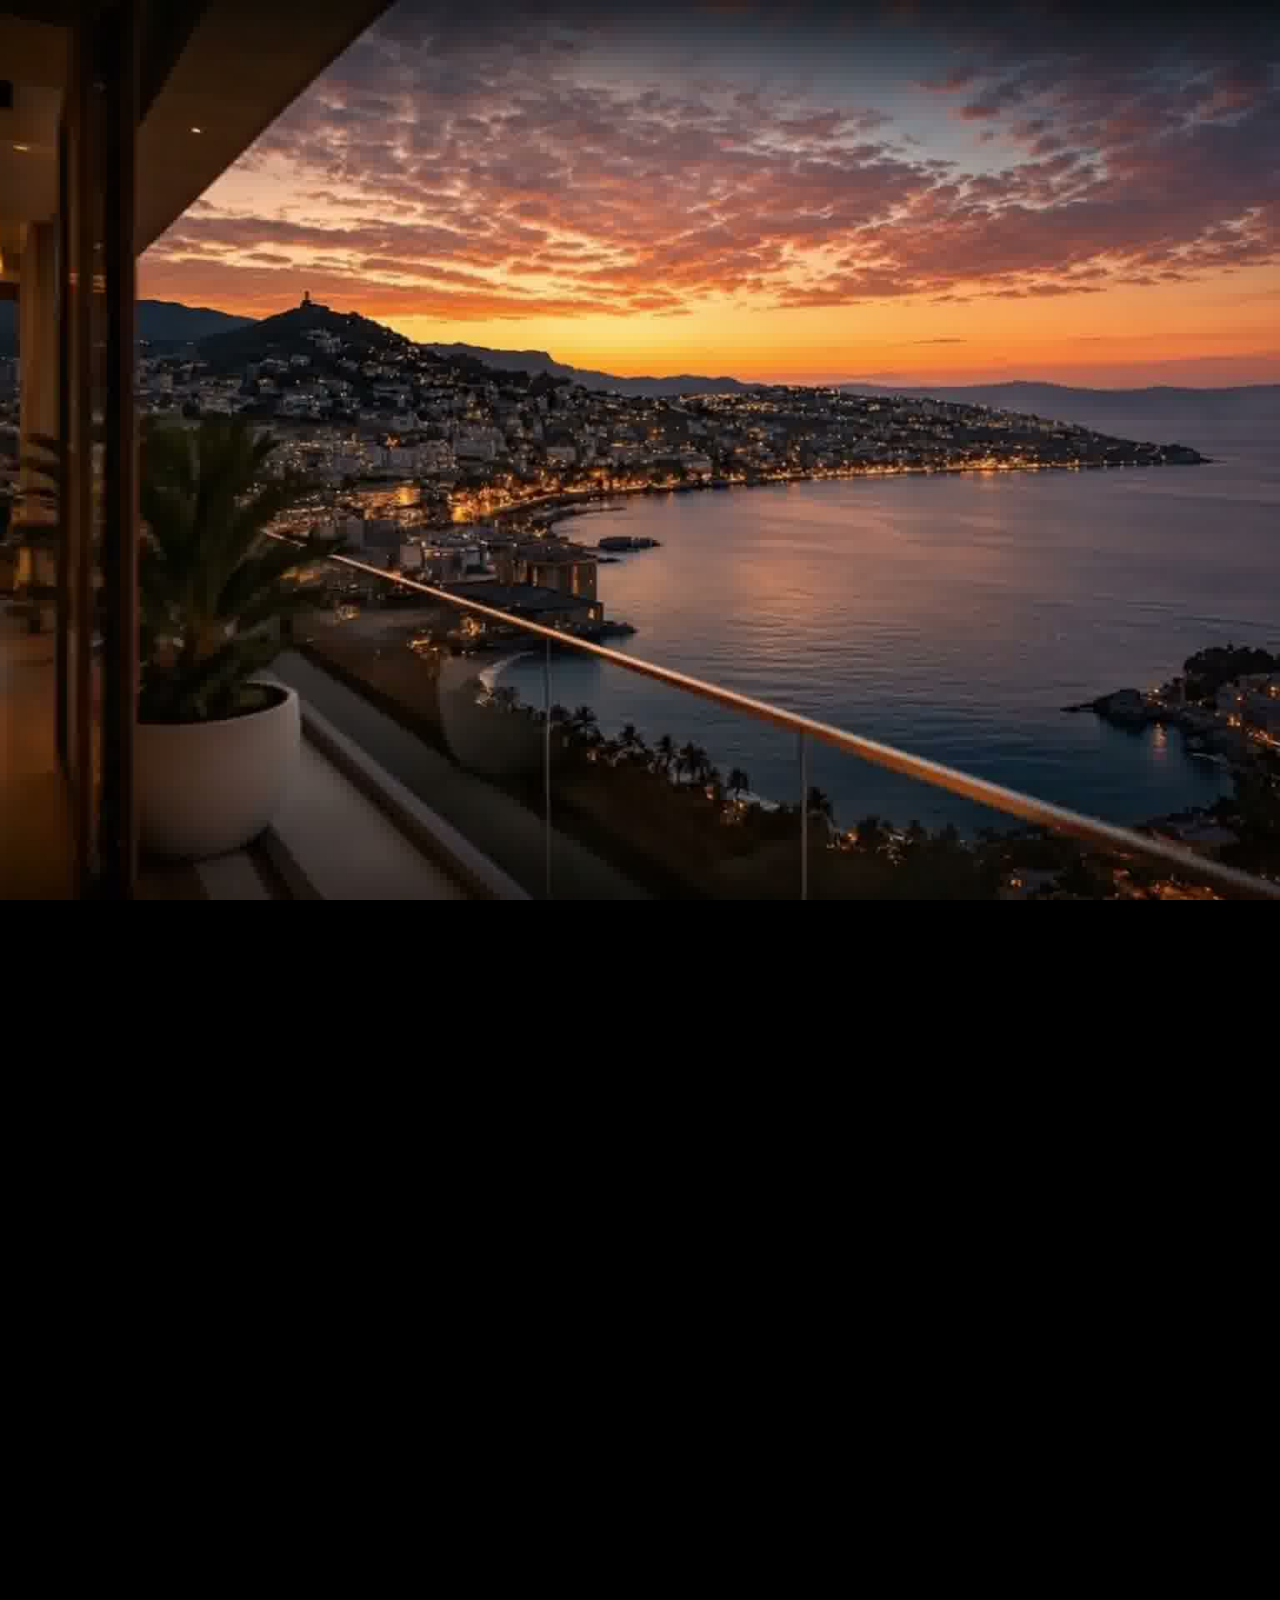
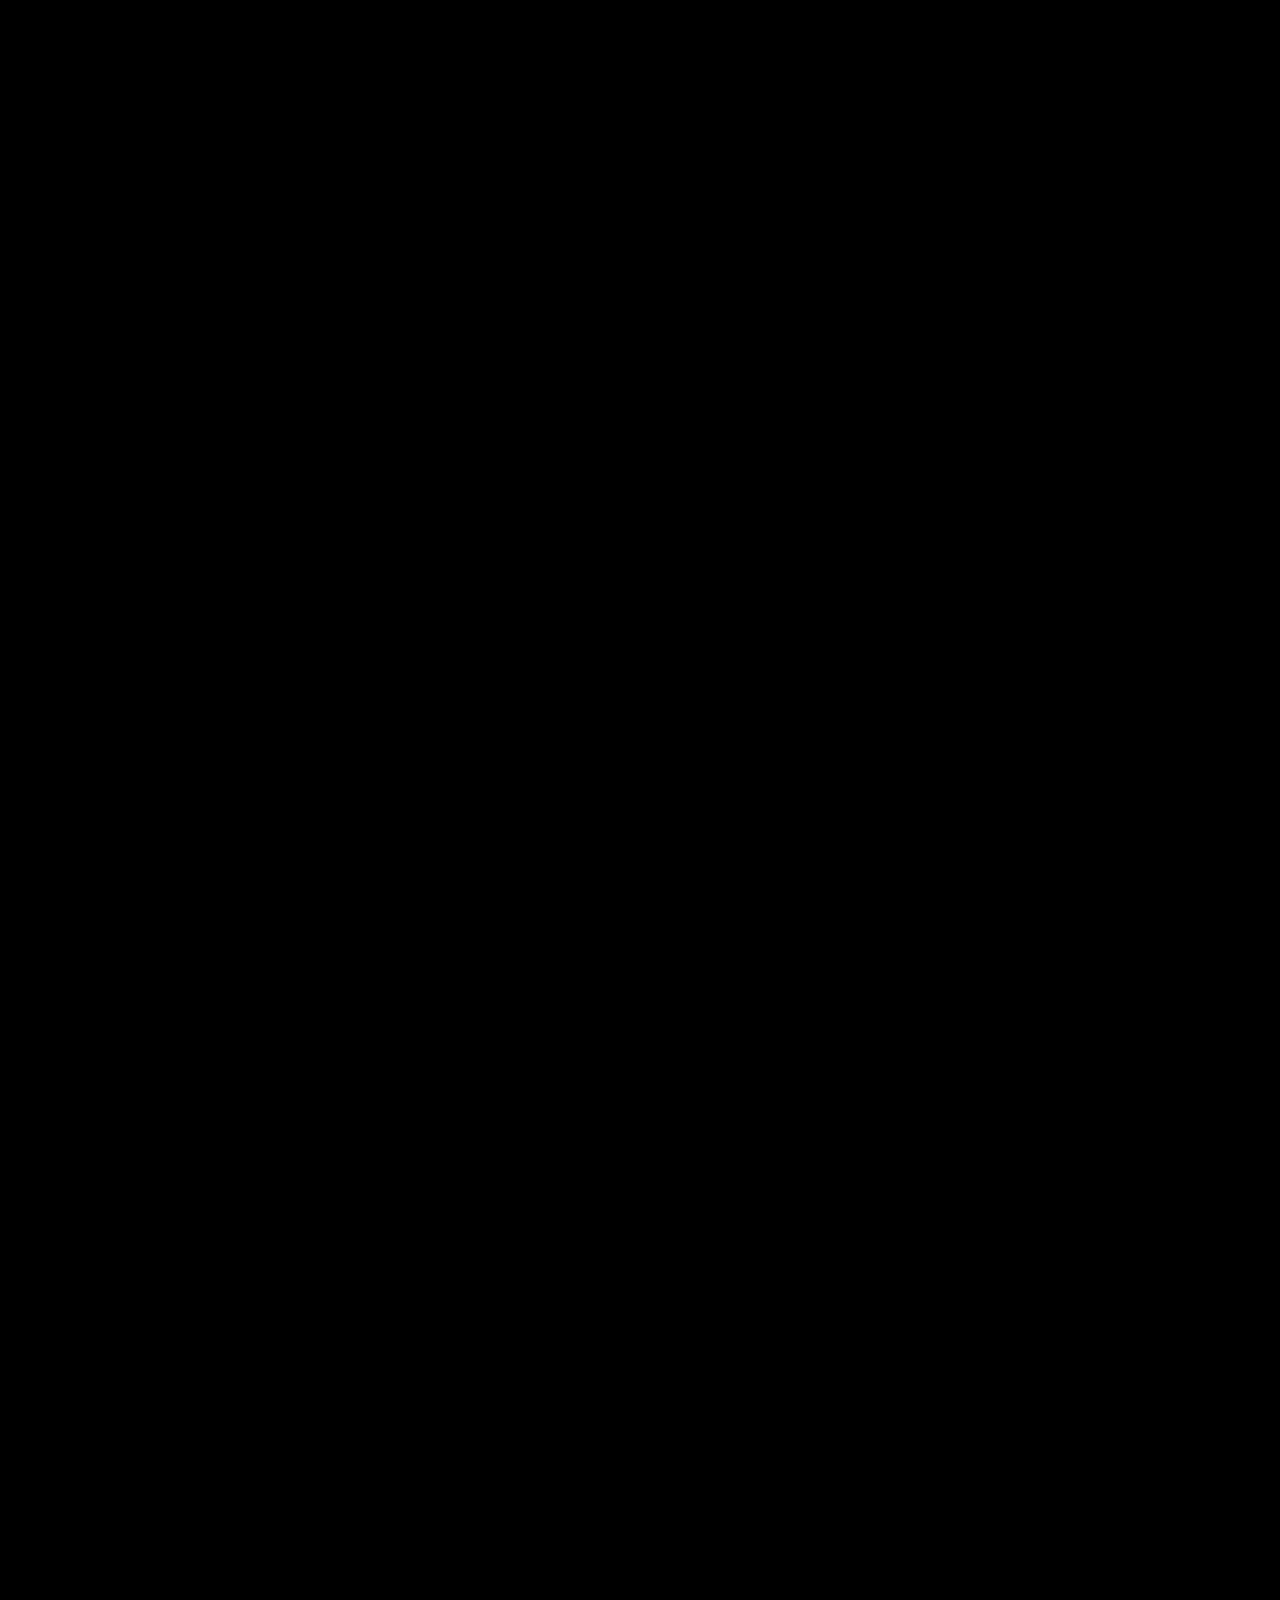
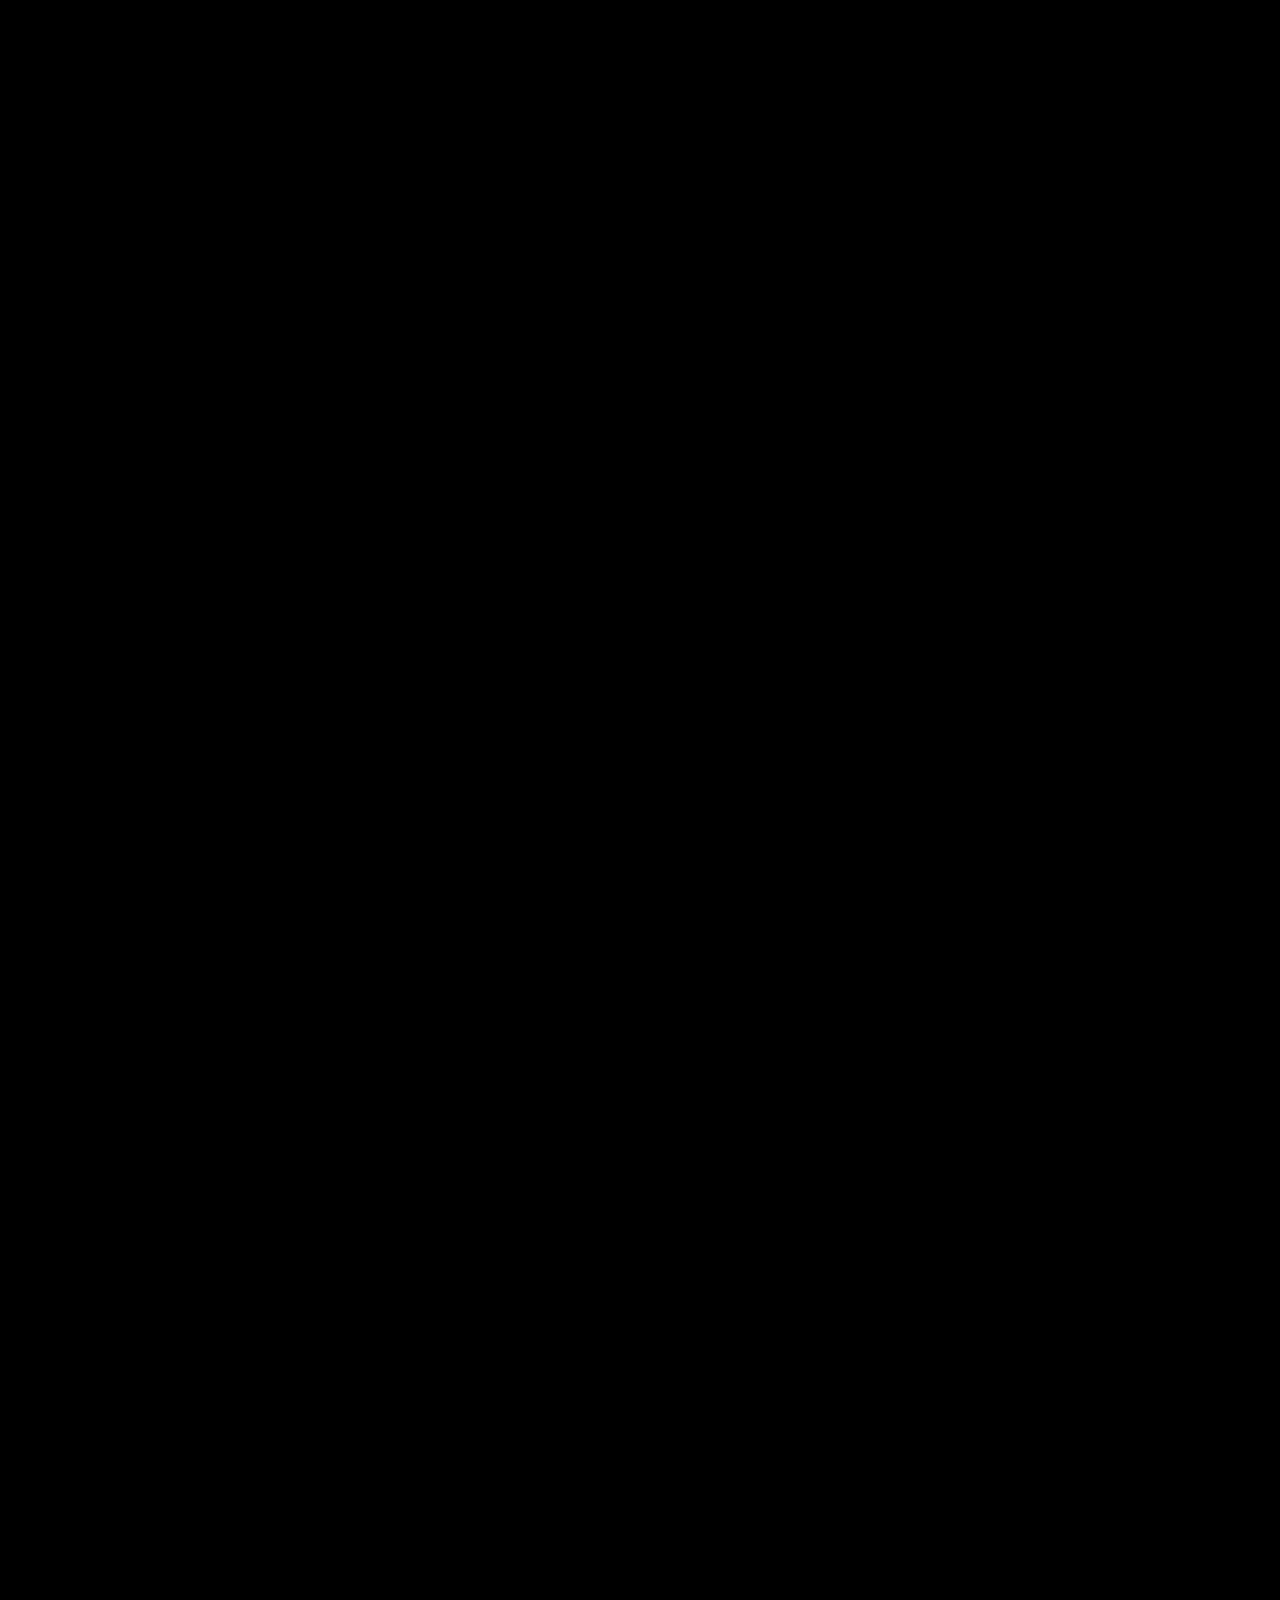
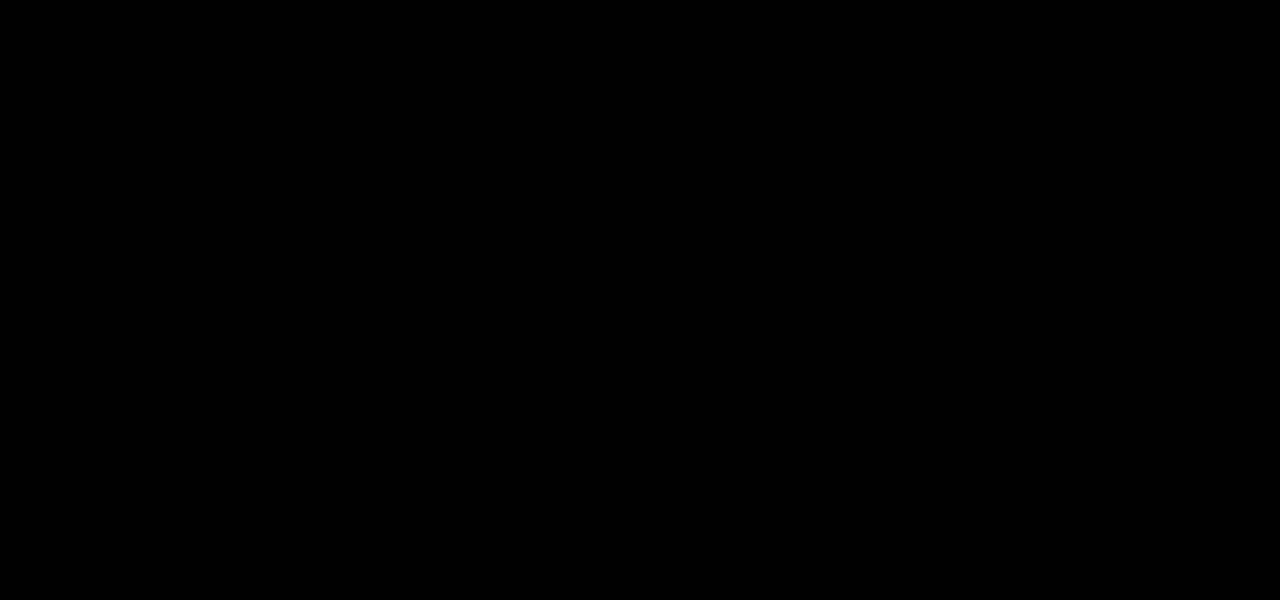
<file: scroll-animation/index.html>
<!DOCTYPE html>
<html lang="en">
<head>
    <meta charset="UTF-8">
    <meta name="viewport" content="width=device-width, initial-scale=1.0, viewport-fit=cover">
    <title>Smooth Scroll Animation</title>
    <style>
        * {
            margin: 0;
            padding: 0;
            box-sizing: border-box;
        }

        html, body {
            width: 100%;
            overscroll-behavior: none;
            -webkit-overflow-scrolling: touch;
        }

        html {
            background: #000;
        }

        body {
            /* page height determines how long the animation lasts */
            height: 600vh;
            background: transparent;
        }

        canvas {
            position: fixed;
            top: 0;
            left: 0;
            /* CSS size always fills the viewport */
            width: 100%;
            height: 100%;
            z-index: 1;
            display: block;
        }

        #loading {
            position: fixed;
            top: 50%;
            left: 50%;
            transform: translate(-50%, -50%);
            color: rgba(255, 255, 255, 0.9);
            font-family: system-ui, -apple-system, sans-serif;
            /* clamp: readable on phones, not huge on desktop */
            font-size: clamp(14px, 4vw, 22px);
            font-weight: 300;
            letter-spacing: 4px;
            white-space: nowrap;
            z-index: 100;
            transition: opacity 0.6s ease;
            pointer-events: none;
        }
    </style>
</head>
<body>

    <div id="loading">LOADING 0%</div>
    <canvas id="canvas"></canvas>

    <script>
        const canvas  = document.getElementById('canvas');
        const ctx     = canvas.getContext('2d');
        const loading = document.getElementById('loading');

        const FRAME_COUNT = 300;

        // ── Hi-DPI / Retina / Mobile OLED support ───────────────────────────
        // Canvas pixel buffer is DPR times the CSS size so images stay sharp
        function resizeCanvas() {
            const dpr = window.devicePixelRatio || 1;
            canvas.width  = window.innerWidth  * dpr;
            canvas.height = window.innerHeight * dpr;
            ctx.setTransform(dpr, 0, 0, dpr, 0, 0); // scale all draws by DPR
        }
        resizeCanvas();

        window.addEventListener('resize', () => {
            resizeCanvas();
            renderFrame(); // redraw immediately after resize
        });

        // ── Frame path helper ────────────────────────────────────────────────
        function frameSrc(n) {
            return `./images/ezgif-frame-${String(n).padStart(3, '0')}.jpg`;
        }

        // ── object-fit: cover draw (works for any aspect ratio / device) ────
        function drawCover(img) {
            if (!img || !img.naturalWidth) return;

            // Use CSS pixel dimensions for the math so DPR doesn't distort
            const cw = window.innerWidth;
            const ch = window.innerHeight;
            const iw = img.naturalWidth;
            const ih = img.naturalHeight;

            const scale = Math.max(cw / iw, ch / ih);
            const dx = (cw - iw * scale) / 2;
            const dy = (ch - ih * scale) / 2;

            ctx.clearRect(0, 0, cw, ch);
            ctx.drawImage(img, dx, dy, iw * scale, ih * scale);
        }

        // ── Pre-load all frames ──────────────────────────────────────────────
        const frames = new Array(FRAME_COUNT).fill(null);
        let loaded   = 0;

        function onLoad(frameIndex, img) {
            frames[frameIndex] = img;
            loaded++;

            loading.textContent = `LOADING ${Math.round((loaded / FRAME_COUNT) * 100)}%`;

            // Show the very first frame as soon as it's decoded
            if (frameIndex === 0) drawCover(img);

            if (loaded === FRAME_COUNT) {
                loading.style.opacity = '0';
                setTimeout(() => { loading.style.display = 'none'; }, 700);
                tick(); // kick off the animation loop
            }
        }

        for (let i = 0; i < FRAME_COUNT; i++) {
            const img = new Image();
            const idx = i; // capture for closure
            img.onload  = () => onLoad(idx, img);
            img.onerror = () => onLoad(idx, img); // skip broken frames gracefully
            img.src = frameSrc(i + 1);            // files are 001 … 300
        }

        // ── Scroll → target frame ────────────────────────────────────────────
        let currentIndex = 0; // interpolated float
        let targetIndex  = 0; // set from scroll position

        function onScroll() {
            const maxScroll = document.body.scrollHeight - window.innerHeight;
            if (maxScroll <= 0) return;
            const fraction = Math.max(0, Math.min(1, window.scrollY / maxScroll));
            targetIndex = fraction * (FRAME_COUNT - 1);
        }

        // Both desktop wheel and mobile touch scrolling fire this
        window.addEventListener('scroll', onScroll, { passive: true });

        // ── Smooth render loop (lerp) ────────────────────────────────────────
        function renderFrame() {
            const clamped = Math.max(0, Math.min(FRAME_COUNT - 1, Math.round(currentIndex)));
            if (frames[clamped]) drawCover(frames[clamped]);
        }

        function tick() {
            currentIndex += (targetIndex - currentIndex) * 0.10;
            renderFrame();
            requestAnimationFrame(tick);
        }
    </script>

</body>
</html>
</file>
